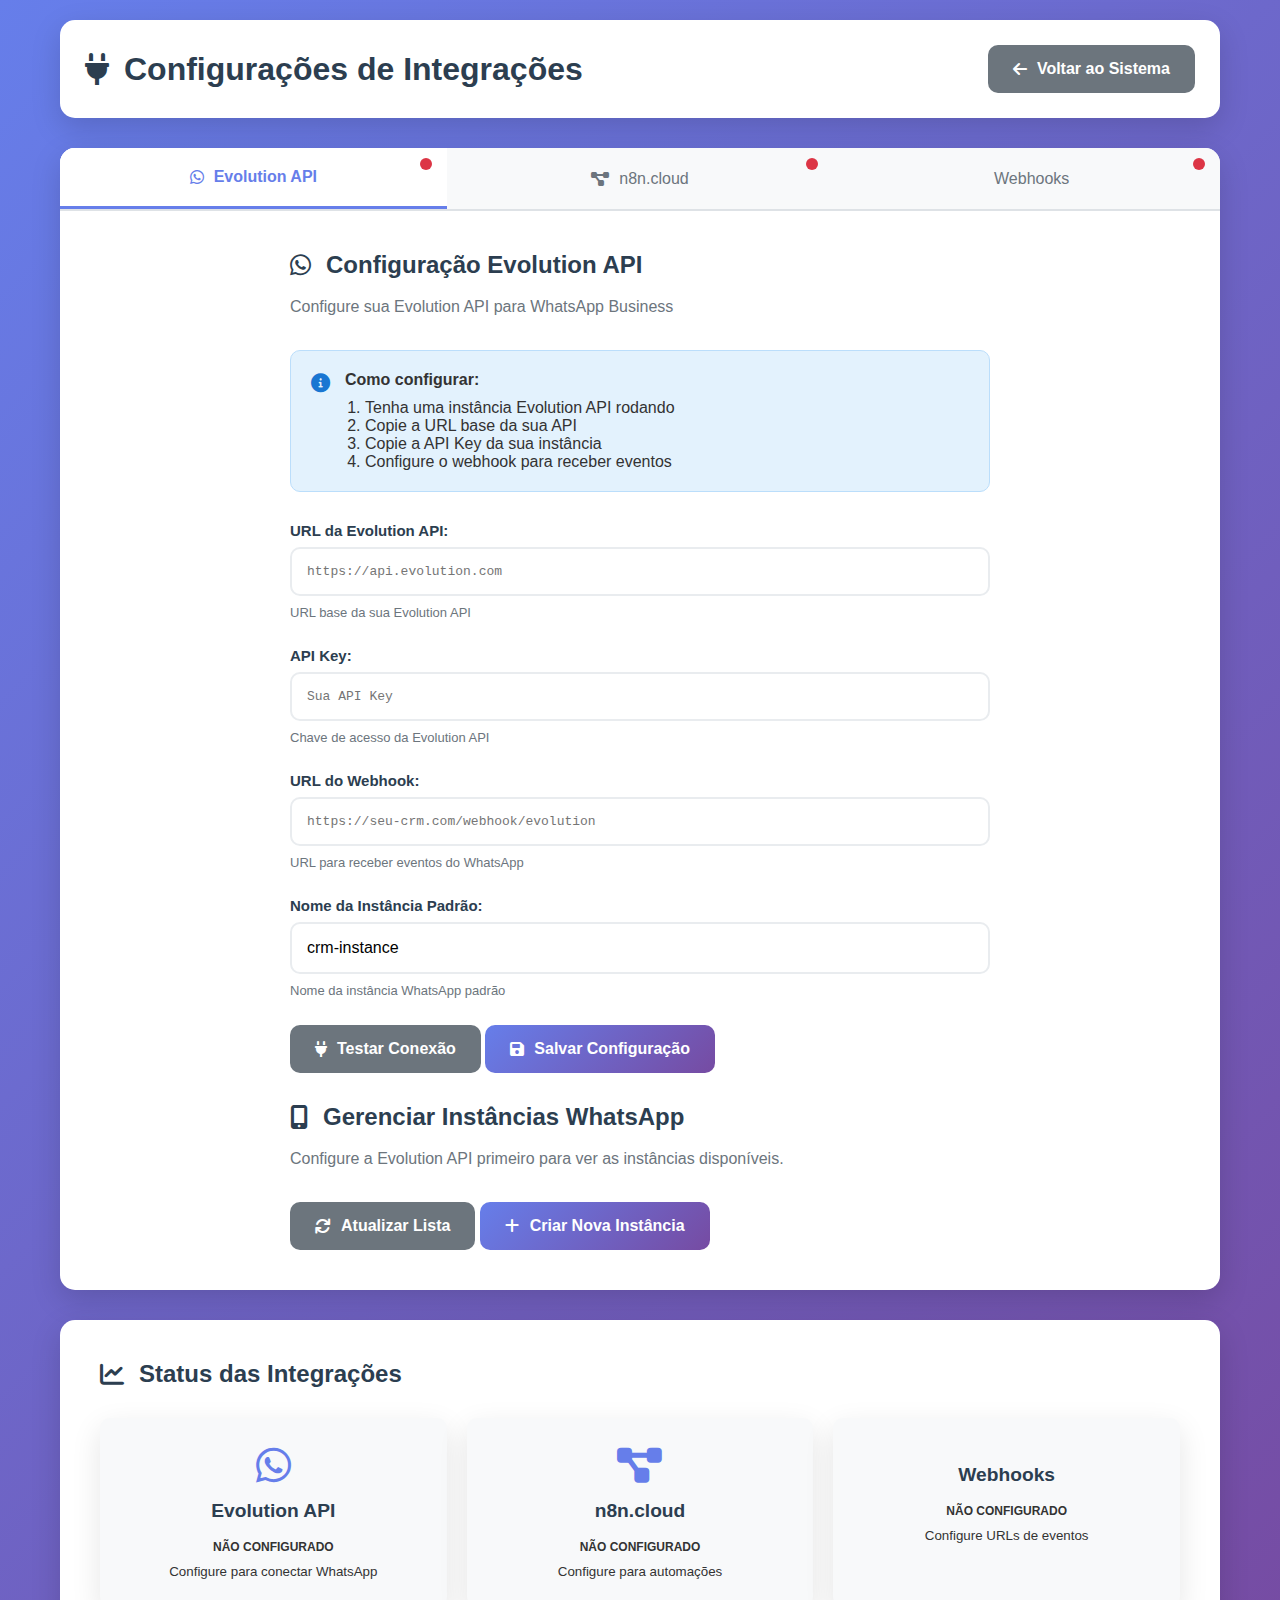
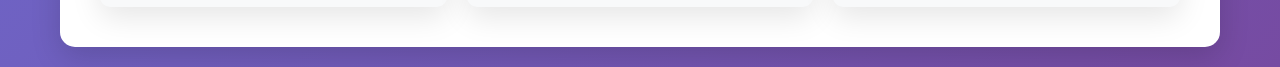
<file: integrations_settings.html>
<!DOCTYPE html>
<html lang="pt-BR">
<head>
    <meta charset="UTF-8">
    <meta name="viewport" content="width=device-width, initial-scale=1.0">
    <title>Configurações de Integrações - CRM Inteligente</title>
    <link rel="stylesheet" href="style.css">
    <link rel="stylesheet" href="payment_styles.css">
    <link href="https://cdnjs.cloudflare.com/ajax/libs/font-awesome/6.0.0/css/all.min.css" rel="stylesheet">
</head>
<body>
    <div class="payment-settings-container">
        <div class="header">
            <h1><i class="fas fa-plug"></i> Configurações de Integrações</h1>
            <button onclick="window.history.back()" class="btn btn-secondary">
                <i class="fas fa-arrow-left"></i> Voltar ao Sistema
            </button>
        </div>

        <div class="payment-tabs">
            <div class="tab-buttons">
                <button class="tab-btn active" data-tab="evolution">
                    <i class="fab fa-whatsapp"></i> 
                    <span>Evolution API</span>
                    <div class="status-indicator" id="evolution-status"></div>
                </button>
                <button class="tab-btn" data-tab="n8n">
                    <i class="fas fa-project-diagram"></i> 
                    <span>n8n.cloud</span>
                    <div class="status-indicator" id="n8n-status"></div>
                </button>
                <button class="tab-btn" data-tab="webhooks">
                    <i class="fas fa-webhook"></i> 
                    <span>Webhooks</span>
                    <div class="status-indicator" id="webhook-status"></div>
                </button>
            </div>

            <!-- Evolution API Configuration -->
            <div class="tab-content active" id="evolution-tab">
                <div class="config-card">
                    <h3><i class="fab fa-whatsapp"></i> Configuração Evolution API</h3>
                    <p>Configure sua Evolution API para WhatsApp Business</p>
                    
                    <div class="info-box">
                        <i class="fas fa-info-circle"></i>
                        <div>
                            <strong>Como configurar:</strong>
                            <ol>
                                <li>Tenha uma instância Evolution API rodando</li>
                                <li>Copie a URL base da sua API</li>
                                <li>Copie a API Key da sua instância</li>
                                <li>Configure o webhook para receber eventos</li>
                            </ol>
                        </div>
                    </div>
                    
                    <form id="evolutionForm">
                        <div class="form-group">
                            <label for="evolutionUrl">URL da Evolution API:</label>
                            <input type="url" id="evolutionUrl" placeholder="https://api.evolution.com" required>
                            <small>URL base da sua Evolution API</small>
                        </div>
                        
                        <div class="form-group">
                            <label for="evolutionKey">API Key:</label>
                            <input type="password" id="evolutionKey" placeholder="Sua API Key" required>
                            <small>Chave de acesso da Evolution API</small>
                        </div>
                        
                        <div class="form-group">
                            <label for="evolutionWebhook">URL do Webhook:</label>
                            <input type="url" id="evolutionWebhook" placeholder="https://seu-crm.com/webhook/evolution">
                            <small>URL para receber eventos do WhatsApp</small>
                        </div>
                        
                        <div class="form-group">
                            <label for="evolutionInstance">Nome da Instância Padrão:</label>
                            <input type="text" id="evolutionInstance" placeholder="crm-instance" value="crm-instance">
                            <small>Nome da instância WhatsApp padrão</small>
                        </div>
                        
                        <div class="flex gap-2">
                            <button type="button" onclick="testEvolutionConnection()" class="btn btn-secondary">
                                <i class="fas fa-plug"></i> Testar Conexão
                            </button>
                            <button type="submit" class="btn btn-primary">
                                <i class="fas fa-save"></i> Salvar Configuração
                            </button>
                        </div>
                    </form>
                </div>

                <!-- Evolution Instance Management -->
                <div class="config-card" style="margin-top: 30px;">
                    <h3><i class="fas fa-mobile-alt"></i> Gerenciar Instâncias WhatsApp</h3>
                    <div id="evolution-instances">
                        <p>Configure a Evolution API primeiro para ver as instâncias disponíveis.</p>
                    </div>
                    <div class="flex gap-2" style="margin-top: 20px;">
                        <button onclick="loadEvolutionInstances()" class="btn btn-secondary">
                            <i class="fas fa-sync"></i> Atualizar Lista
                        </button>
                        <button onclick="createEvolutionInstance()" class="btn btn-primary">
                            <i class="fas fa-plus"></i> Criar Nova Instância
                        </button>
                    </div>
                </div>
            </div>

            <!-- n8n Configuration -->
            <div class="tab-content" id="n8n-tab">
                <div class="config-card">
                    <h3><i class="fas fa-project-diagram"></i> Configuração n8n.cloud</h3>
                    <p>Configure sua conta n8n.cloud para automações</p>
                    
                    <div class="info-box">
                        <i class="fas fa-info-circle"></i>
                        <div>
                            <strong>Como obter as credenciais:</strong>
                            <ol>
                                <li>Acesse <a href="https://n8n.cloud" target="_blank">n8n.cloud</a></li>
                                <li>Vá em Settings → API</li>
                                <li>Gere uma nova API Key</li>
                                <li>Copie a URL da sua instância</li>
                            </ol>
                        </div>
                    </div>
                    
                    <form id="n8nForm">
                        <div class="form-group">
                            <label for="n8nUrl">URL do n8n.cloud:</label>
                            <input type="url" id="n8nUrl" placeholder="https://app.n8n.cloud" required>
                            <small>URL da sua instância n8n.cloud</small>
                        </div>
                        
                        <div class="form-group">
                            <label for="n8nApiKey">API Key:</label>
                            <input type="password" id="n8nApiKey" placeholder="Sua API Key do n8n" required>
                            <small>Chave de API do n8n.cloud</small>
                        </div>
                        
                        <div class="form-group">
                            <label for="n8nWebhook">URL do Webhook (CRM):</label>
                            <input type="url" id="n8nWebhook" placeholder="https://seu-crm.com/webhook/n8n">
                            <small>URL para n8n enviar dados para o CRM</small>
                        </div>
                        
                        <div class="flex gap-2">
                            <button type="button" onclick="testN8nConnection()" class="btn btn-secondary">
                                <i class="fas fa-plug"></i> Testar Conexão
                            </button>
                            <button type="submit" class="btn btn-primary">
                                <i class="fas fa-save"></i> Salvar Configuração
                            </button>
                        </div>
                    </form>
                </div>

                <!-- n8n Workflows -->
                <div class="config-card" style="margin-top: 30px;">
                    <h3><i class="fas fa-sitemap"></i> Workflows n8n</h3>
                    <div id="n8n-workflows">
                        <p>Configure o n8n primeiro para ver os workflows disponíveis.</p>
                    </div>
                    <div class="flex gap-2" style="margin-top: 20px;">
                        <button onclick="loadN8nWorkflows()" class="btn btn-secondary">
                            <i class="fas fa-sync"></i> Atualizar Lista
                        </button>
                        <button onclick="syncN8nWorkflows()" class="btn btn-primary">
                            <i class="fas fa-download"></i> Sincronizar Workflows
                        </button>
                    </div>
                </div>
            </div>

            <!-- Webhooks Configuration -->
            <div class="tab-content" id="webhooks-tab">
                <div class="config-card">
                    <h3><i class="fas fa-webhook"></i> Configuração de Webhooks</h3>
                    <p>Configure URLs para receber notificações de eventos</p>
                    
                    <form id="webhookForm">
                        <div class="form-group">
                            <label for="evolutionWebhookUrl">Webhook Evolution API:</label>
                            <input type="url" id="evolutionWebhookUrl" placeholder="https://seu-crm.com/webhook/evolution">
                            <small>Recebe eventos do WhatsApp (mensagens, status, etc.)</small>
                        </div>
                        
                        <div class="form-group">
                            <label for="n8nWebhookUrl">Webhook n8n:</label>
                            <input type="url" id="n8nWebhookUrl" placeholder="https://seu-crm.com/webhook/n8n">
                            <small>Recebe dados dos workflows n8n</small>
                        </div>
                        
                        <div class="form-group">
                            <label for="paymentWebhookUrl">Webhook Pagamentos:</label>
                            <input type="url" id="paymentWebhookUrl" placeholder="https://seu-crm.com/webhook/payments">
                            <small>Recebe notificações de pagamentos (Stripe, PIX, etc.)</small>
                        </div>
                        
                        <div class="form-group">
                            <label for="genericWebhookUrl">Webhook Genérico:</label>
                            <input type="url" id="genericWebhookUrl" placeholder="https://seu-crm.com/webhook/generic">
                            <small>Para outras integrações e eventos personalizados</small>
                        </div>
                        
                        <button type="submit" class="btn btn-primary">
                            <i class="fas fa-save"></i> Salvar Webhooks
                        </button>
                    </form>
                </div>

                <!-- Webhook Events Log -->
                <div class="config-card" style="margin-top: 30px;">
                    <h3><i class="fas fa-list"></i> Log de Eventos Webhook</h3>
                    <div id="webhook-events" style="max-height: 400px; overflow-y: auto;">
                        <p>Nenhum evento registrado ainda.</p>
                    </div>
                    <button onclick="loadWebhookEvents()" class="btn btn-secondary" style="margin-top: 15px;">
                        <i class="fas fa-sync"></i> Atualizar Log
                    </button>
                </div>
            </div>
        </div>

        <!-- Status Section -->
        <div class="status-section">
            <h3><i class="fas fa-chart-line"></i> Status das Integrações</h3>
            <div class="status-grid">
                <div class="status-card" id="evolution-status-card">
                    <i class="fab fa-whatsapp"></i>
                    <h4>Evolution API</h4>
                    <span class="status-badge" id="evolution-badge">Não Configurado</span>
                    <div class="status-details">
                        <small id="evolution-details">Configure para conectar WhatsApp</small>
                    </div>
                </div>
                <div class="status-card" id="n8n-status-card">
                    <i class="fas fa-project-diagram"></i>
                    <h4>n8n.cloud</h4>
                    <span class="status-badge" id="n8n-badge">Não Configurado</span>
                    <div class="status-details">
                        <small id="n8n-details">Configure para automações</small>
                    </div>
                </div>
                <div class="status-card" id="webhooks-status-card">
                    <i class="fas fa-webhook"></i>
                    <h4>Webhooks</h4>
                    <span class="status-badge" id="webhooks-badge">Não Configurado</span>
                    <div class="status-details">
                        <small id="webhooks-details">Configure URLs de eventos</small>
                    </div>
                </div>
            </div>
        </div>
    </div>

    <script src="integrations_settings.js"></script>
</body>
</html>
</file>
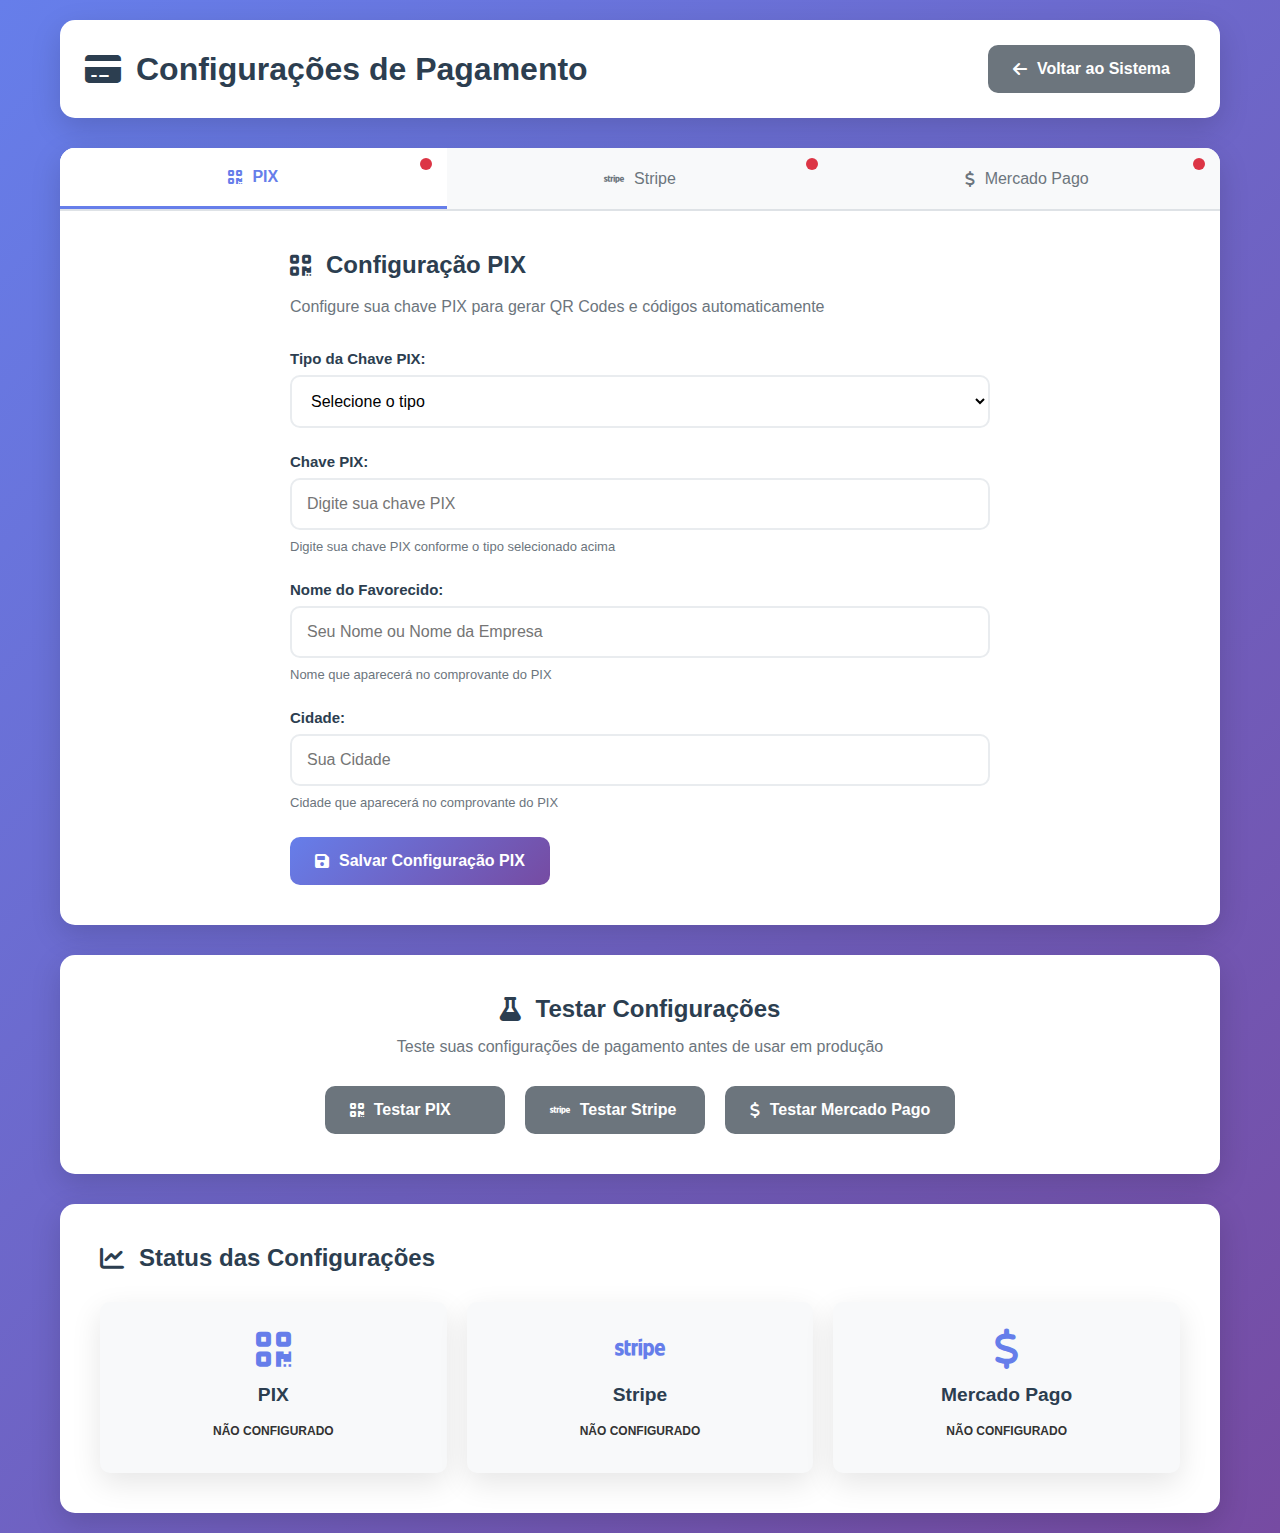
<file: payment_settings.html>
<!DOCTYPE html>
<html lang="pt-BR">
<head>
    <meta charset="UTF-8">
    <meta name="viewport" content="width=device-width, initial-scale=1.0">
    <title>Configurações de Pagamento - CRM Inteligente</title>
    <link rel="stylesheet" href="style.css">
    <link rel="stylesheet" href="payment_styles.css">
    <link href="https://cdnjs.cloudflare.com/ajax/libs/font-awesome/6.0.0/css/all.min.css" rel="stylesheet">
</head>
<body>
    <div class="payment-settings-container">
        <div class="header">
            <h1><i class="fas fa-credit-card"></i> Configurações de Pagamento</h1>
            <button onclick="window.history.back()" class="btn btn-secondary">
                <i class="fas fa-arrow-left"></i> Voltar ao Sistema
            </button>
        </div>

        <div class="payment-tabs">
            <div class="tab-buttons">
                <button class="tab-btn active" data-tab="pix">
                    <i class="fas fa-qrcode"></i> 
                    <span>PIX</span>
                    <div class="status-indicator" id="pix-status"></div>
                </button>
                <button class="tab-btn" data-tab="stripe">
                    <i class="fab fa-stripe"></i> 
                    <span>Stripe</span>
                    <div class="status-indicator" id="stripe-status"></div>
                </button>
                <button class="tab-btn" data-tab="mercadopago">
                    <i class="fas fa-dollar-sign"></i> 
                    <span>Mercado Pago</span>
                    <div class="status-indicator" id="mp-status"></div>
                </button>
            </div>

            <!-- PIX Configuration -->
            <div class="tab-content active" id="pix-tab">
                <div class="config-card">
                    <h3><i class="fas fa-qrcode"></i> Configuração PIX</h3>
                    <p>Configure sua chave PIX para gerar QR Codes e códigos automaticamente</p>
                    
                    <form id="pixForm">
                        <div class="form-group">
                            <label for="pixKeyType">Tipo da Chave PIX:</label>
                            <select id="pixKeyType" required>
                                <option value="">Selecione o tipo</option>
                                <option value="email">E-mail</option>
                                <option value="cpf">CPF</option>
                                <option value="cnpj">CNPJ</option>
                                <option value="phone">Telefone</option>
                                <option value="random">Chave Aleatória</option>
                            </select>
                        </div>
                        
                        <div class="form-group">
                            <label for="pixKey">Chave PIX:</label>
                            <input type="text" id="pixKey" placeholder="Digite sua chave PIX" required>
                            <small>Digite sua chave PIX conforme o tipo selecionado acima</small>
                        </div>
                        
                        <div class="form-group">
                            <label for="merchantName">Nome do Favorecido:</label>
                            <input type="text" id="merchantName" placeholder="Seu Nome ou Nome da Empresa" required>
                            <small>Nome que aparecerá no comprovante do PIX</small>
                        </div>
                        
                        <div class="form-group">
                            <label for="merchantCity">Cidade:</label>
                            <input type="text" id="merchantCity" placeholder="Sua Cidade" required>
                            <small>Cidade que aparecerá no comprovante do PIX</small>
                        </div>
                        
                        <button type="submit" class="btn btn-primary">
                            <i class="fas fa-save"></i> Salvar Configuração PIX
                        </button>
                    </form>
                </div>
            </div>

            <!-- Stripe Configuration -->
            <div class="tab-content" id="stripe-tab">
                <div class="config-card">
                    <h3><i class="fab fa-stripe"></i> Configuração Stripe</h3>
                    <p>Configure suas chaves do Stripe para pagamentos internacionais com cartão</p>
                    
                    <div class="info-box">
                        <i class="fas fa-info-circle"></i>
                        <div>
                            <strong>Como obter as chaves:</strong>
                            <ol>
                                <li>Acesse o <a href="https://dashboard.stripe.com" target="_blank">Stripe Dashboard</a></li>
                                <li>Vá em "Developers" → "API keys"</li>
                                <li>Copie sua Publishable key e Secret key</li>
                                <li>Para webhooks, vá em "Webhooks" e crie um endpoint</li>
                            </ol>
                        </div>
                    </div>
                    
                    <form id="stripeForm">
                        <div class="form-group">
                            <label for="stripePublicKey">Chave Pública (Publishable Key):</label>
                            <input type="text" id="stripePublicKey" placeholder="pk_test_..." required>
                            <small>Chave pública do Stripe (pode ser compartilhada)</small>
                        </div>
                        
                        <div class="form-group">
                            <label for="stripeSecretKey">Chave Secreta (Secret Key):</label>
                            <input type="password" id="stripeSecretKey" placeholder="sk_test_..." required>
                            <small>Chave secreta do Stripe (mantenha em segurança)</small>
                        </div>
                        
                        <div class="form-group">
                            <label for="stripeWebhookSecret">Webhook Secret:</label>
                            <input type="password" id="stripeWebhookSecret" placeholder="whsec_...">
                            <small>Opcional: Para verificação automática de pagamentos</small>
                        </div>
                        
                        <button type="submit" class="btn btn-primary">
                            <i class="fas fa-save"></i> Salvar Configuração Stripe
                        </button>
                    </form>
                </div>
            </div>

            <!-- Mercado Pago Configuration -->
            <div class="tab-content" id="mercadopago-tab">
                <div class="config-card">
                    <h3><i class="fas fa-dollar-sign"></i> Configuração Mercado Pago</h3>
                    <p>Configure suas credenciais do Mercado Pago para América Latina</p>
                    
                    <div class="info-box">
                        <i class="fas fa-info-circle"></i>
                        <div>
                            <strong>Como obter as credenciais:</strong>
                            <ol>
                                <li>Acesse o <a href="https://www.mercadopago.com.br/developers" target="_blank">Mercado Pago Developers</a></li>
                                <li>Vá em "Suas integrações" → "Criar aplicação"</li>
                                <li>Configure sua aplicação e obtenha as credenciais</li>
                                <li>Use as credenciais de teste primeiro, depois as de produção</li>
                            </ol>
                        </div>
                    </div>
                    
                    <form id="mercadopagoForm">
                        <div class="form-group">
                            <label for="mpPublicKey">Public Key:</label>
                            <input type="text" id="mpPublicKey" placeholder="APP_USR-..." required>
                            <small>Chave pública do Mercado Pago</small>
                        </div>
                        
                        <div class="form-group">
                            <label for="mpAccessToken">Access Token:</label>
                            <input type="password" id="mpAccessToken" placeholder="APP_USR-..." required>
                            <small>Token de acesso do Mercado Pago (mantenha em segurança)</small>
                        </div>
                        
                        <div class="form-group">
                            <label for="mpEnvironment">Ambiente:</label>
                            <select id="mpEnvironment">
                                <option value="sandbox">Teste (Sandbox)</option>
                                <option value="production">Produção</option>
                            </select>
                            <small>Use "Teste" para desenvolvimento e "Produção" para vendas reais</small>
                        </div>
                        
                        <button type="submit" class="btn btn-primary">
                            <i class="fas fa-save"></i> Salvar Configuração Mercado Pago
                        </button>
                    </form>
                </div>
            </div>
        </div>

        <!-- Test Section -->
        <div class="test-section">
            <h3><i class="fas fa-flask"></i> Testar Configurações</h3>
            <p>Teste suas configurações de pagamento antes de usar em produção</p>
            <div class="test-buttons">
                <button class="btn btn-secondary" onclick="testPixPayment()">
                    <i class="fas fa-qrcode"></i> Testar PIX
                </button>
                <button class="btn btn-secondary" onclick="testStripePayment()">
                    <i class="fab fa-stripe"></i> Testar Stripe
                </button>
                <button class="btn btn-secondary" onclick="testMercadoPagoPayment()">
                    <i class="fas fa-dollar-sign"></i> Testar Mercado Pago
                </button>
            </div>
        </div>

        <!-- Configuration Status -->
        <div class="status-section">
            <h3><i class="fas fa-chart-line"></i> Status das Configurações</h3>
            <div class="status-grid">
                <div class="status-card" id="pix-status-card">
                    <i class="fas fa-qrcode"></i>
                    <h4>PIX</h4>
                    <span class="status-badge" id="pix-badge">Não Configurado</span>
                </div>
                <div class="status-card" id="stripe-status-card">
                    <i class="fab fa-stripe"></i>
                    <h4>Stripe</h4>
                    <span class="status-badge" id="stripe-badge">Não Configurado</span>
                </div>
                <div class="status-card" id="mp-status-card">
                    <i class="fas fa-dollar-sign"></i>
                    <h4>Mercado Pago</h4>
                    <span class="status-badge" id="mp-badge">Não Configurado</span>
                </div>
            </div>
        </div>
    </div>

    <script src="payment_settings.js"></script>
</body>
</html>
</file>
<file: style.css>
* {
    margin: 0;
    padding: 0;
    box-sizing: border-box;
}

body {
    font-family: 'Segoe UI', Tahoma, Geneva, Verdana, sans-serif;
    background: linear-gradient(135deg, #667eea 0%, #764ba2 100%);
    color: #333;
}

/* Screens */
.screen {
    display: none;
}

.screen.active {
    display: block;
}

/* Login */
.login-container {
    min-height: 100vh;
    display: flex;
    align-items: center;
    justify-content: center;
    padding: 20px;
}

.login-card {
    background: white;
    padding: 40px;
    border-radius: 15px;
    box-shadow: 0 20px 40px rgba(0,0,0,0.1);
    max-width: 400px;
    width: 100%;
    text-align: center;
}

.login-card h1 {
    color: #667eea;
    margin-bottom: 10px;
    font-size: 2.5em;
}

.login-card p {
    color: #666;
    margin-bottom: 30px;
}

.form-group {
    position: relative;
    margin-bottom: 20px;
}

.form-group input {
    width: 100%;
    padding: 15px 50px 15px 20px;
    border: 2px solid #eee;
    border-radius: 10px;
    font-size: 16px;
    transition: border-color 0.3s;
}

.form-group input:focus {
    outline: none;
    border-color: #667eea;
}

.form-group i {
    position: absolute;
    right: 20px;
    top: 50%;
    transform: translateY(-50%);
    color: #999;
}

.login-card button {
    width: 100%;
    padding: 15px;
    background: linear-gradient(135deg, #667eea 0%, #764ba2 100%);
    color: white;
    border: none;
    border-radius: 10px;
    font-size: 16px;
    cursor: pointer;
    transition: transform 0.2s;
}

.login-card button:hover {
    transform: translateY(-2px);
}

.demo-info {
    margin-top: 20px;
    padding: 10px;
    background: #f8f9fa;
    border-radius: 5px;
    font-size: 14px;
    color: #666;
}

/* Dashboard Layout */
#dashboardScreen {
    display: flex;
    min-height: 100vh;
}

.sidebar {
    width: 250px;
    background: #2c3e50;
    color: white;
    display: flex;
    flex-direction: column;
}

.sidebar-header {
    padding: 20px;
    text-align: center;
    border-bottom: 1px solid #34495e;
}

.sidebar-header h2 {
    color: #ecf0f1;
    font-size: 1.8em;
}

.sidebar-menu {
    flex: 1;
    list-style: none;
    padding: 20px 0;
}

.sidebar-menu li {
    margin-bottom: 5px;
}

.sidebar-menu a {
    display: flex;
    align-items: center;
    padding: 15px 20px;
    color: #bdc3c7;
    text-decoration: none;
    transition: all 0.3s;
}

.sidebar-menu a:hover,
.sidebar-menu a.active {
    background: #34495e;
    color: white;
}

.sidebar-menu i {
    margin-right: 10px;
    width: 20px;
}

.sidebar-footer {
    padding: 20px;
    border-top: 1px solid #34495e;
}

#logoutBtn {
    width: 100%;
    padding: 10px;
    background: #e74c3c;
    color: white;
    border: none;
    border-radius: 5px;
    cursor: pointer;
    transition: background 0.3s;
}

#logoutBtn:hover {
    background: #c0392b;
}

.main-content {
    flex: 1;
    display: flex;
    flex-direction: column;
    background: #ecf0f1;
}

.header {
    background: white;
    padding: 20px 30px;
    box-shadow: 0 2px 10px rgba(0,0,0,0.1);
    display: flex;
    justify-content: space-between;
    align-items: center;
}

.header h1 {
    color: #2c3e50;
}

.user-info {
    display: flex;
    align-items: center;
    gap: 10px;
    color: #7f8c8d;
}

.user-info i {
    font-size: 1.5em;
}

.content {
    flex: 1;
    padding: 30px;
}

.page-content {
    display: none;
}

.page-content.active {
    display: block;
}

/* Stats Grid */
.stats-grid {
    display: grid;
    grid-template-columns: repeat(auto-fit, minmax(250px, 1fr));
    gap: 20px;
    margin-bottom: 30px;
}

.stat-card {
    background: white;
    padding: 25px;
    border-radius: 10px;
    box-shadow: 0 5px 15px rgba(0,0,0,0.1);
    display: flex;
    align-items: center;
    gap: 20px;
}

.stat-icon {
    width: 60px;
    height: 60px;
    border-radius: 50%;
    background: #3498db;
    display: flex;
    align-items: center;
    justify-content: center;
    color: white;
    font-size: 1.5em;
}

.stat-icon.green {
    background: #2ecc71;
}

.stat-icon.purple {
    background: #9b59b6;
}

.stat-icon.orange {
    background: #f39c12;
}

.stat-info h3 {
    font-size: 2em;
    color: #2c3e50;
    margin-bottom: 5px;
}

.stat-info p {
    color: #7f8c8d;
}

/* Page Header */
.page-header {
    display: flex;
    justify-content: space-between;
    align-items: center;
    margin-bottom: 30px;
}

.page-header h2 {
    color: #2c3e50;
}

/* Buttons */
.btn {
    padding: 12px 24px;
    border: none;
    border-radius: 8px;
    cursor: pointer;
    font-size: 14px;
    font-weight: 500;
    transition: all 0.3s;
    display: inline-flex;
    align-items: center;
    gap: 8px;
    text-decoration: none;
}

.btn-primary {
    background: linear-gradient(135deg, #667eea 0%, #764ba2 100%);
    color: white;
}

.btn-primary:hover {
    transform: translateY(-2px);
    box-shadow: 0 5px 15px rgba(102, 126, 234, 0.4);
}

.btn-secondary {
    background: #95a5a6;
    color: white;
}

.btn-secondary:hover {
    background: #7f8c8d;
}

.btn-danger {
    background: #e74c3c;
    color: white;
}

.btn-danger:hover {
    background: #c0392b;
}

/* Tables */
.table-container {
    background: white;
    border-radius: 10px;
    overflow: hidden;
    box-shadow: 0 5px 15px rgba(0,0,0,0.1);
}

table {
    width: 100%;
    border-collapse: collapse;
}

th {
    background: #f8f9fa;
    padding: 15px;
    text-align: left;
    font-weight: 600;
    color: #2c3e50;
    border-bottom: 1px solid #dee2e6;
}

td {
    padding: 15px;
    border-bottom: 1px solid #dee2e6;
}

tr:hover {
    background: #f8f9fa;
}

/* Status badges */
.status {
    padding: 5px 12px;
    border-radius: 20px;
    font-size: 12px;
    font-weight: 500;
}

.status.active {
    background: #d4edda;
    color: #155724;
}

.status.inactive {
    background: #f8d7da;
    color: #721c24;
}

.status.pending {
    background: #fff3cd;
    color: #856404;
}

/* Cards */
.card {
    background: white;
    border-radius: 10px;
    padding: 20px;
    box-shadow: 0 5px 15px rgba(0,0,0,0.1);
    margin-bottom: 20px;
}

.card h3 {
    color: #2c3e50;
    margin-bottom: 10px;
}

.card p {
    color: #7f8c8d;
    margin-bottom: 15px;
}

/* Grids */
.workflows-grid,
.agents-grid,
.settings-grid {
    display: grid;
    grid-template-columns: repeat(auto-fit, minmax(300px, 1fr));
    gap: 20px;
}

/* WhatsApp Status */
.whatsapp-status {
    display: flex;
    justify-content: center;
    margin-top: 50px;
}

.status-card {
    background: white;
    padding: 40px;
    border-radius: 15px;
    text-align: center;
    box-shadow: 0 10px 30px rgba(0,0,0,0.1);
    max-width: 400px;
}

.status-card i {
    font-size: 4em;
    color: #25d366;
    margin-bottom: 20px;
}

.status-card h3 {
    color: #2c3e50;
    margin-bottom: 10px;
}

.status-card p {
    color: #7f8c8d;
    margin-bottom: 20px;
}

#qrcode img {
    max-width: 200px;
    margin: 20px 0;
    border: 1px solid #ddd;
    border-radius: 10px;
}

/* Modais */
.modal {
    display: none;
    position: fixed;
    z-index: 1000;
    left: 0;
    top: 0;
    width: 100%;
    height: 100%;
    background-color: rgba(0,0,0,0.5);
}

.modal-content {
    background-color: white;
    margin: 5% auto;
    padding: 30px;
    border-radius: 10px;
    width: 90%;
    max-width: 500px;
    position: relative;
}

.close {
    position: absolute;
    right: 20px;
    top: 20px;
    color: #aaa;
    font-size: 28px;
    font-weight: bold;
    cursor: pointer;
}

.close:hover {
    color: black;
}

.modal h2 {
    color: #2c3e50;
    margin-bottom: 20px;
}

.modal .form-group {
    margin-bottom: 20px;
}

.modal label {
    display: block;
    margin-bottom: 5px;
    color: #2c3e50;
    font-weight: 500;
}

.modal input,
.modal select,
.modal textarea {
    width: 100%;
    padding: 12px;
    border: 2px solid #eee;
    border-radius: 8px;
    font-size: 14px;
}

.modal input:focus,
.modal select:focus,
.modal textarea:focus {
    outline: none;
    border-color: #667eea;
}

.modal button[type="submit"] {
    width: 100%;
    padding: 15px;
    background: linear-gradient(135deg, #667eea 0%, #764ba2 100%);
    color: white;
    border: none;
    border-radius: 8px;
    font-size: 16px;
    cursor: pointer;
    margin-top: 10px;
}

.modal button[type="submit"]:hover {
    transform: translateY(-2px);
}

/* Integration Indicators */
.integration-indicators {
    display: flex;
    gap: 4px;
    margin-left: auto;
}

.integration-indicator {
    width: 8px;
    height: 8px;
    border-radius: 50%;
    background: #dc3545;
    display: inline-block;
    opacity: 0.7;
}

.integration-indicator.configured {
    background: #28a745;
    opacity: 1;
}

.integration-indicator.not_configured {
    background: #dc3545;
    opacity: 0.5;
}

/* Instance and Workflow Cards */
.instances-grid,
.workflows-grid {
    display: grid;
    grid-template-columns: repeat(auto-fill, minmax(300px, 1fr));
    gap: 20px;
    margin-top: 20px;
}

.instance-card,
.workflow-card {
    background: white;
    border: 2px solid #dee2e6;
    border-radius: 10px;
    padding: 20px;
    transition: all 0.3s;
}

.instance-card.connected,
.workflow-card.active {
    border-color: #28a745;
    background: #f8fff9;
}

.instance-card.disconnected,
.workflow-card.inactive {
    border-color: #dc3545;
    background: #fff8f8;
}

.instance-info h4,
.workflow-info h4 {
    margin: 0 0 10px 0;
    color: #2c3e50;
}

.instance-info p,
.workflow-info p {
    margin: 5px 0;
    color: #6c757d;
    font-size: 14px;
}

.status-connected {
    color: #28a745;
    font-weight: bold;
}

.status-disconnected,
.status-inactive {
    color: #dc3545;
    font-weight: bold;
}

.status-active {
    color: #28a745;
    font-weight: bold;
}

.instance-actions,
.workflow-actions {
    margin-top: 15px;
    display: flex;
    gap: 10px;
    flex-wrap: wrap;
}

.btn-sm {
    padding: 8px 12px;
    font-size: 12px;
}

.btn-danger {
    background: #dc3545;
    color: white;
    border: none;
}

.btn-danger:hover {
    background: #c82333;
}

/* Enhanced form styling for integrations */
.form-group input[type="url"],
.form-group input[type="password"] {
    font-family: monospace;
    font-size: 13px;
}

/* Integration status in sidebar */
.sidebar a[onclick="openIntegrationsSettings()"] {
    position: relative;
}

.sidebar .integration-indicators {
    position: absolute;
    right: 15px;
    top: 50%;
    transform: translateY(-50%);
}

/* Responsive */
@media (max-width: 768px) {
    #dashboardScreen {
        flex-direction: column;
    }
    
    .sidebar {
        width: 100%;
        height: auto;
    }
    
    .sidebar-menu {
        display: flex;
        overflow-x: auto;
        padding: 10px;
    }
    
    .sidebar-menu li {
        margin-right: 10px;
        margin-bottom: 0;
        white-space: nowrap;
    }
    
    .stats-grid {
        grid-template-columns: 1fr;
    }
    
    .page-header {
        flex-direction: column;
        gap: 15px;
        align-items: stretch;
    }
    
    .workflows-grid,
    .agents-grid,
    .settings-grid {
        grid-template-columns: 1fr;
    }
    
    .instances-grid,
    .workflows-grid {
        grid-template-columns: 1fr;
    }
    
    .instance-actions,
    .workflow-actions {
        flex-direction: column;
    }
    
    .integration-indicators {
        display: none;
    }
}

/* Enhanced notifications for integrations */
.notification.integration {
    background: linear-gradient(135deg, #667eea 0%, #764ba2 100%);
    color: white;
}

/* QR Code modal enhancements */
.pix-test-modal .modal-content img {
    background: white;
    padding: 10px;
}

/* Webhook log styling */
.webhook-events {
    font-family: monospace;
    font-size: 12px;
    background: #f8f9fa;
    border-radius: 5px;
    padding: 15px;
}

.webhook-event {
    padding: 10px;
    border-bottom: 1px solid #dee2e6;
    margin-bottom: 10px;
}

.webhook-event:last-child {
    border-bottom: none;
    margin-bottom: 0;
}

.webhook-event-header {
    font-weight: bold;
    color: #495057;
    margin-bottom: 5px;
}

.webhook-event-payload {
    color: #6c757d;
    white-space: pre-wrap;
    font-size: 11px;
}

/* Loading e animações */
.loading {
    display: inline-block;
    width: 20px;
    height: 20px;
    border: 3px solid #f3f3f3;
    border-top: 3px solid #667eea;
    border-radius: 50%;
    animation: spin 1s linear infinite;
}

@keyframes spin {
    0% { transform: rotate(0deg); }
    100% { transform: rotate(360deg); }
}

.fade-in {
    animation: fadeIn 0.5s ease-in;
}

@keyframes fadeIn {
    from { opacity: 0; transform: translateY(20px); }
    to { opacity: 1; transform: translateY(0); }
}
</file>
<file: payment_styles.css>
/* Estilos atualizados para configurações de pagamento */
.payment-settings-container {
    max-width: 1200px;
    margin: 0 auto;
    padding: 20px;
    background: linear-gradient(135deg, #667eea 0%, #764ba2 100%);
    min-height: 100vh;
    font-family: 'Segoe UI', Tahoma, Geneva, Verdana, sans-serif;
}

.payment-settings-container .header {
    display: flex;
    justify-content: space-between;
    align-items: center;
    margin-bottom: 30px;
    background: white;
    padding: 25px;
    border-radius: 15px;
    box-shadow: 0 10px 30px rgba(0,0,0,0.15);
}

.payment-settings-container .header h1 {
    color: #2c3e50;
    font-size: 2em;
    margin: 0;
    display: flex;
    align-items: center;
    gap: 15px;
}

.payment-tabs {
    background: white;
    border-radius: 15px;
    box-shadow: 0 10px 30px rgba(0,0,0,0.15);
    overflow: hidden;
    margin-bottom: 30px;
}

.tab-buttons {
    display: flex;
    background: #f8f9fa;
    border-bottom: 2px solid #dee2e6;
}

.tab-btn {
    flex: 1;
    padding: 20px;
    border: none;
    background: transparent;
    cursor: pointer;
    font-size: 16px;
    color: #6c757d;
    transition: all 0.3s;
    display: flex;
    align-items: center;
    justify-content: center;
    gap: 10px;
    position: relative;
    font-weight: 500;
}

.tab-btn.active {
    background: white;
    color: #667eea;
    border-bottom: 3px solid #667eea;
    font-weight: 600;
}

.tab-btn:hover {
    background: rgba(102, 126, 234, 0.1);
}

.tab-btn .status-indicator {
    position: absolute;
    top: 10px;
    right: 15px;
    width: 12px;
    height: 12px;
    border-radius: 50%;
    background: #dc3545;
}

.tab-btn .status-indicator.active {
    background: #28a745;
}

.tab-content {
    display: none;
    padding: 40px;
}

.tab-content.active {
    display: block;
}

.config-card {
    max-width: 700px;
    margin: 0 auto;
}

.config-card h3 {
    color: #2c3e50;
    margin-bottom: 15px;
    display: flex;
    align-items: center;
    gap: 15px;
    font-size: 1.5em;
}

.config-card p {
    color: #6c757d;
    margin-bottom: 30px;
    font-size: 16px;
    line-height: 1.6;
}

.info-box {
    background: #e3f2fd;
    border: 1px solid #bbdefb;
    border-radius: 10px;
    padding: 20px;
    margin-bottom: 30px;
    display: flex;
    gap: 15px;
}

.info-box i {
    color: #1976d2;
    font-size: 1.2em;
    margin-top: 2px;
}

.info-box ol {
    margin: 10px 0 0 20px;
}

.info-box a {
    color: #1976d2;
    text-decoration: none;
}

.info-box a:hover {
    text-decoration: underline;
}

.form-group {
    margin-bottom: 25px;
}

.form-group label {
    display: block;
    margin-bottom: 8px;
    font-weight: 600;
    color: #2c3e50;
    font-size: 15px;
}

.form-group input,
.form-group select {
    width: 100%;
    padding: 15px;
    border: 2px solid #e9ecef;
    border-radius: 10px;
    font-size: 16px;
    transition: all 0.3s;
    background: white;
}

.form-group input:focus,
.form-group select:focus {
    outline: none;
    border-color: #667eea;
    box-shadow: 0 0 0 0.2rem rgba(102, 126, 234, 0.25);
}

.form-group small {
    display: block;
    margin-top: 8px;
    color: #6c757d;
    font-size: 13px;
    line-height: 1.4;
}

.btn {
    padding: 15px 25px;
    border: none;
    border-radius: 10px;
    cursor: pointer;
    font-size: 16px;
    font-weight: 600;
    transition: all 0.3s;
    display: inline-flex;
    align-items: center;
    gap: 10px;
    text-decoration: none;
}

.btn-primary {
    background: linear-gradient(135deg, #667eea 0%, #764ba2 100%);
    color: white;
}

.btn-primary:hover {
    transform: translateY(-2px);
    box-shadow: 0 5px 15px rgba(102, 126, 234, 0.4);
}

.btn-secondary {
    background: #6c757d;
    color: white;
}

.btn-secondary:hover {
    background: #5a6268;
    transform: translateY(-2px);
}

.test-section {
    background: white;
    border-radius: 15px;
    padding: 40px;
    text-align: center;
    box-shadow: 0 10px 30px rgba(0,0,0,0.15);
    margin-bottom: 30px;
}

.test-section h3 {
    color: #2c3e50;
    margin-bottom: 15px;
    font-size: 1.5em;
    display: flex;
    align-items: center;
    justify-content: center;
    gap: 15px;
}

.test-section p {
    color: #6c757d;
    margin-bottom: 30px;
    font-size: 16px;
}

.test-buttons {
    display: flex;
    gap: 20px;
    justify-content: center;
    flex-wrap: wrap;
}

.test-buttons .btn {
    min-width: 180px;
}

.status-section {
    background: white;
    border-radius: 15px;
    padding: 40px;
    box-shadow: 0 10px 30px rgba(0,0,0,0.15);
}

.status-section h3 {
    color: #2c3e50;
    margin-bottom: 30px;
    font-size: 1.5em;
    display: flex;
    align-items: center;
    gap: 15px;
}

.status-grid {
    display: grid;
    grid-template-columns: repeat(auto-fit, minmax(250px, 1fr));
    gap: 20px;
}

.status-card {
    background: #f8f9fa;
    border-radius: 10px;
    padding: 25px;
    text-align: center;
    transition: all 0.3s;
    border: 2px solid transparent;
}

.status-card:hover {
    transform: translateY(-5px);
    box-shadow: 0 5px 15px rgba(0,0,0,0.1);
}

.status-card.configured {
    background: #d4edda;
    border-color: #28a745;
}

.status-card i {
    font-size: 2.5em;
    color: #667eea;
    margin-bottom: 15px;
}

.status-card h4 {
    color: #2c3e50;
    margin-bottom: 10px;
    font-size: 1.2em;
}

.status-badge {
    display: inline-block;
    padding: 8px 16px;
    border-radius: 20px;
    font-size: 12px;
    font-weight: 600;
    text-transform: uppercase;
}

.status-badge.configured {
    background: #28a745;
    color: white;
}

.status-badge.not-configured {
    background: #dc3545;
    color: white;
}

/* PIX Test Modal */
.pix-test-modal {
    position: fixed;
    top: 0;
    left: 0;
    width: 100%;
    height: 100%;
    background: rgba(0,0,0,0.8);
    display: flex;
    align-items: center;
    justify-content: center;
    z-index: 10000;
}

.pix-test-modal .modal-content {
    background: white;
    padding: 40px;
    border-radius: 20px;
    max-width: 500px;
    width: 90%;
    text-align: center;
    box-shadow: 0 20px 40px rgba(0,0,0,0.3);
    position: relative;
}

.pix-test-modal .close {
    position: absolute;
    top: 15px;
    right: 20px;
    font-size: 28px;
    cursor: pointer;
    color: #aaa;
}

.pix-test-modal .close:hover {
    color: #000;
}

.pix-test-modal h3 {
    color: #2c3e50;
    margin-bottom: 20px;
    font-size: 1.5em;
}

.pix-test-modal img {
    border: 2px solid #dee2e6;
    border-radius: 15px;
    margin: 20px 0;
    max-width: 250px;
}

.pix-test-modal textarea {
    border: 2px solid #e9ecef;
    border-radius: 10px;
    padding: 15px;
    font-family: monospace;
    font-size: 12px;
    resize: vertical;
    width: 100%;
    height: 120px;
    margin: 15px 0;
}

.pix-test-modal .btn {
    margin: 5px;
}

/* Responsive */
@media (max-width: 768px) {
    .payment-settings-container {
        padding: 10px;
    }
    
    .payment-settings-container .header {
        flex-direction: column;
        gap: 20px;
        text-align: center;
        padding: 20px;
    }
    
    .payment-settings-container .header h1 {
        font-size: 1.5em;
    }
    
    .tab-buttons {
        flex-direction: column;
    }
    
    .tab-content {
        padding: 25px;
    }
    
    .test-buttons {
        flex-direction: column;
        align-items: center;
    }
    
    .test-buttons .btn {
        width: 100%;
        max-width: 300px;
    }
    
    .status-grid {
        grid-template-columns: 1fr;
    }
    
    .info-box {
        flex-direction: column;
        gap: 10px;
    }
}

/* Loading Animation */
.loading {
    display: inline-block;
    width: 20px;
    height: 20px;
    border: 3px solid #f3f3f3;
    border-top: 3px solid #667eea;
    border-radius: 50%;
    animation: spin 1s linear infinite;
}

@keyframes spin {
    0% { transform: rotate(0deg); }
    100% { transform: rotate(360deg); }
}

/* Notifications */
.notification {
    position: fixed;
    top: 20px;
    right: 20px;
    padding: 15px 25px;
    border-radius: 10px;
    color: white;
    font-weight: 600;
    z-index: 10001;
    box-shadow: 0 5px 15px rgba(0,0,0,0.2);
    animation: slideIn 0.3s ease-out;
}

.notification.success {
    background: #28a745;
}

.notification.error {
    background: #dc3545;
}

.notification.info {
    background: #17a2b8;
}

@keyframes slideIn {
    from {
        transform: translateX(100%);
        opacity: 0;
    }
    to {
        transform: translateX(0);
        opacity: 1;
    }
}
</file>
